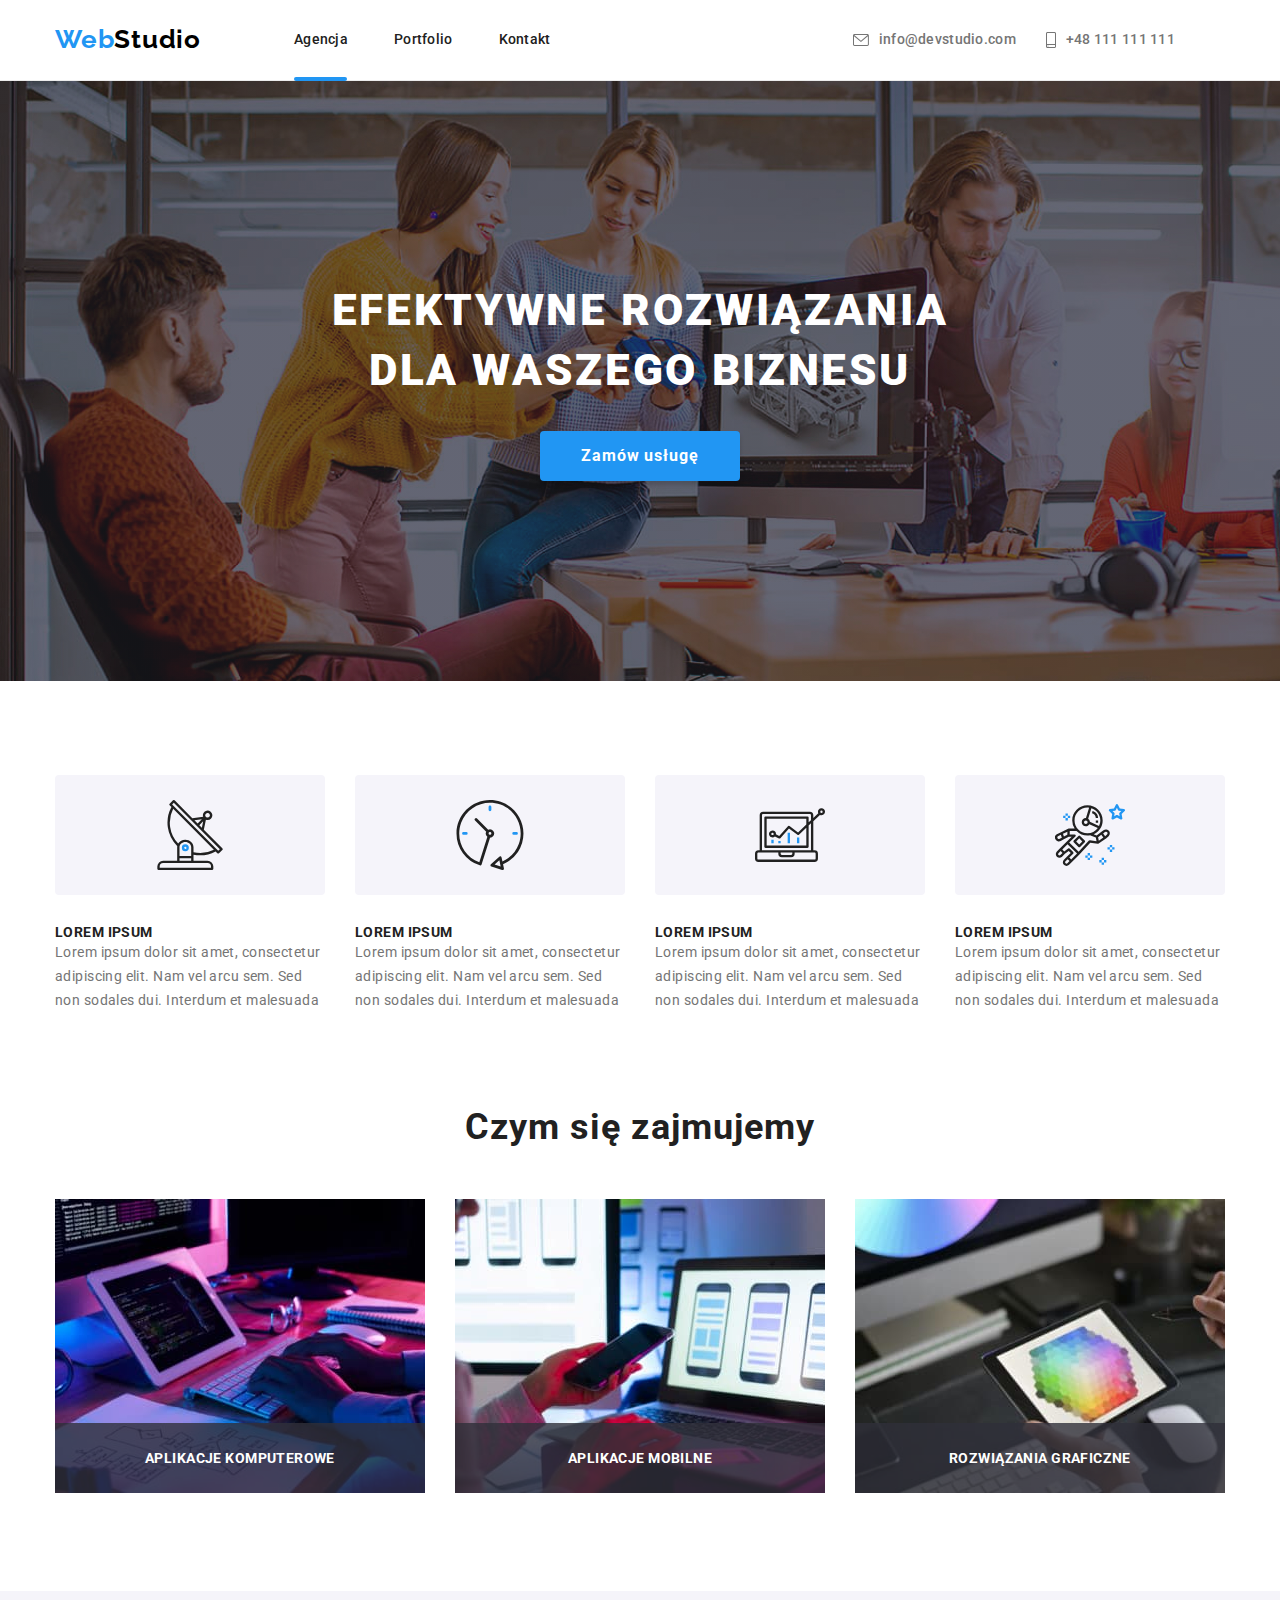
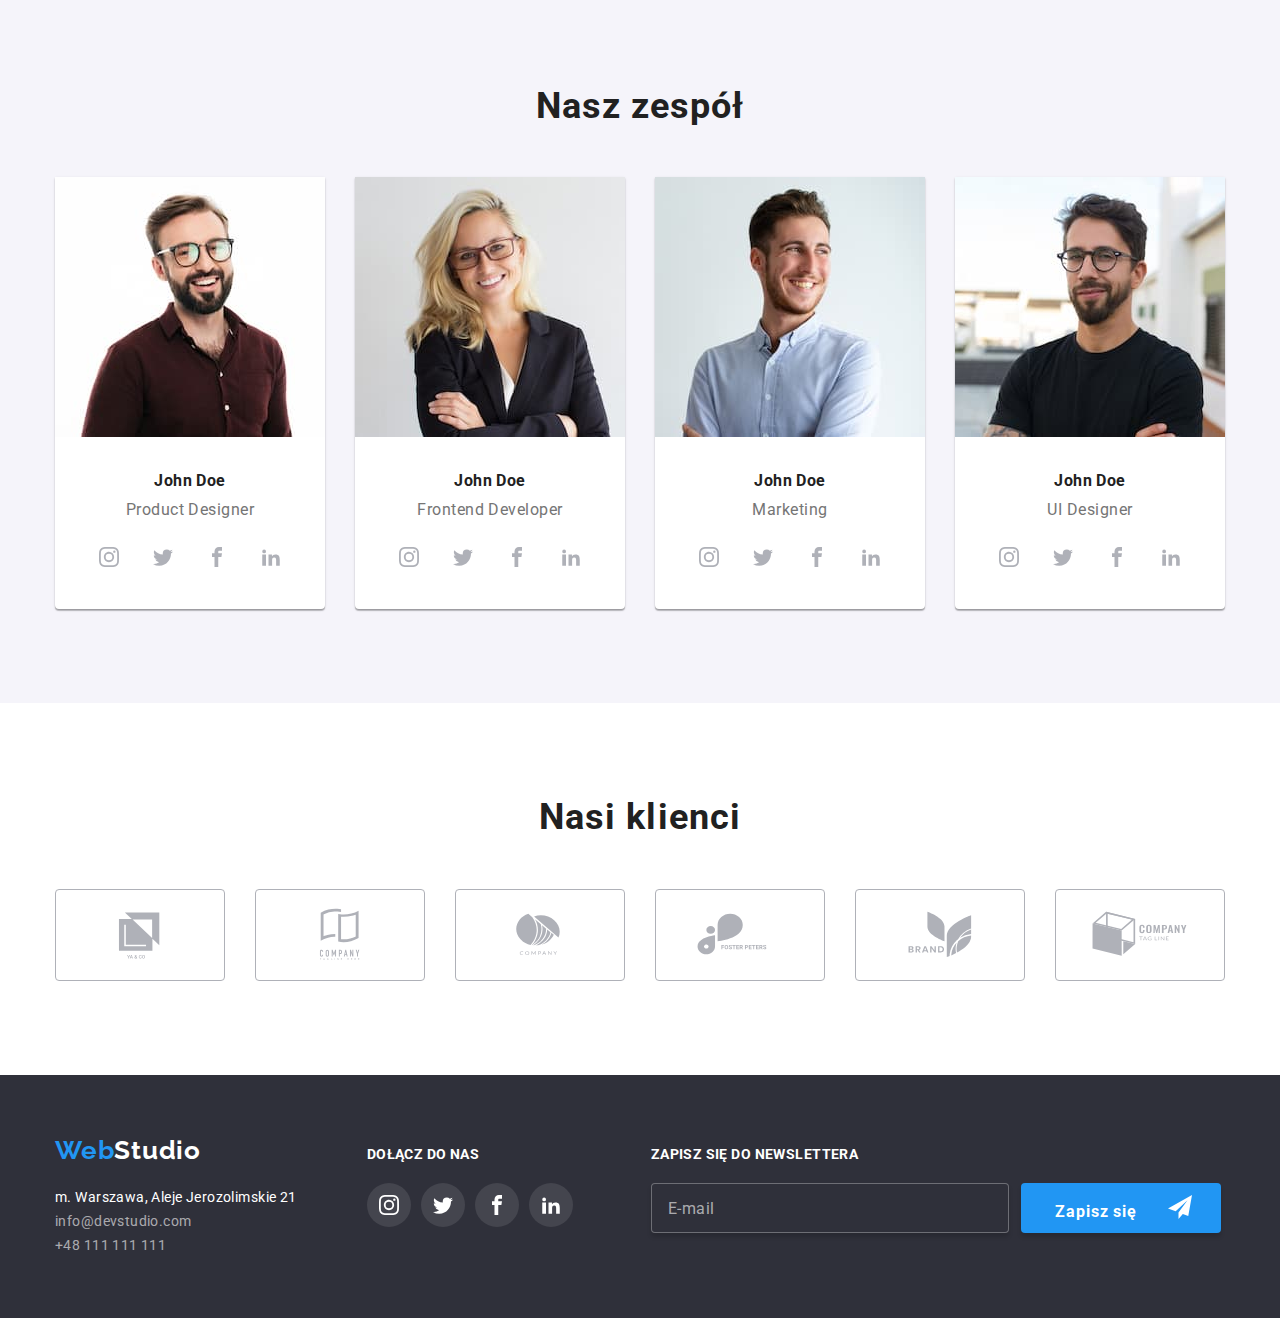
<file: index.html>
<!DOCTYPE html>
<html lang="pl">
    <head>
        <meta charset="UTF-8" />
        <link
            rel="stylesheet"
            href="https://cdnjs.cloudflare.com/ajax/libs/modern-normalize/1.0.0/modern-normalize.min.css"
        />
        <link rel="stylesheet" href="CSS/styles.css" />
        <title>WebStudio</title>
        <link rel="preconnect" href="https://fonts.googleapis.com" />
        <link rel="preconnect" href="https://fonts.gstatic.com" crossorigin />
        <link
            href="https://fonts.googleapis.com/css2?family=Raleway:wght@700&family=Roboto:wght@400;500;700;900&display=swap"
            rel="stylesheet"
        />
    </head>
    <body>
        <header class="header-border">
            <div class="container header-sidebar">
                <div class="header-styles">
                    <h2>
                        <a class="logo" href="index.html"
                            >Web<span class="logo-studio">Studio</span></a
                        >
                    </h2>
                </div>
                <div class="navi">
                    <nav class="navi-type">
                        <a href="index.html" class="navi-type-active"
                            >Agencja
                        </a>
                        <a href="portfolio.html">Portfolio</a>
                        <a href="Kontakt">Kontakt</a>
                    </nav>
                </div>
                <div class="contacts">
                    <a href="mailto:info@devstudio.com">
                        <svg width="16" height="12">
                            <use href="images/icons.svg#icon-envelope"></use>
                        </svg>
                        info@devstudio.com</a
                    >
                    <a href="tel:+48111111111"
                        ><svg width="10px" height="16">
                            <use
                                href="images/icons.svg#icon-smartphone"
                            ></use></svg
                        >+48 111 111 111</a
                    >
                </div>
            </div>
        </header>
        <main>
            <div class="banner">
                <div class="container">
                    <h1 class="banner-text">
                        EFEKTYWNE ROZWIĄZANIA DLA WASZEGO BIZNESU
                    </h1>
                    <button class="banner-button" type="button" data-modal-open>
                        Zamów usługę
                    </button>
                    <div class="backdrop is-hidden" data-modal>
                        <div class="modal">
                            <button
                                class="button-close"
                                type="button"
                                data-modal-close
                            >
                                x
                            </button>
                            <h3>Zostaw swoje dane w formularzu poniżej</h3>
                            <div class="modal-content">
                                <form
                                    class="modal-form"
                                    name="contakt-form"
                                    autocomplete="on"
                                >
                                    <label class="modal-form-box" for="name">
                                        <span>Imię</span>
                                        <svg
                                            class="modal-form-icon"
                                            width="18px"
                                            height="18px"
                                        >
                                            <use
                                                href="./images/icons.svg#icon-person-black-18dp-1"
                                            ></use>
                                        </svg>
                                        <input
                                            class="modal-form-input"
                                            type="text"
                                            name="client-name"
                                            required
                                        />
                                    </label>

                                    <label class="modal-form-box" for="name">
                                        <span>Telefon</span>
                                        <svg
                                            class="modal-form-icon"
                                            width="18px"
                                            height="18px"
                                        >
                                            <use
                                                href="./images/icons.svg#icon-phone-black-18dp-1"
                                            ></use>
                                        </svg>
                                        <input
                                            class="modal-form-input"
                                            type="text"
                                            name="client-name"
                                            required
                                        />
                                    </label>

                                    <label class="modal-form-box" for="name">
                                        <span>E-mail</span>
                                        <svg
                                            class="modal-form-icon"
                                            width="18px"
                                            height="18px"
                                        >
                                            <use
                                                href="./images/icons.svg#icon-email-black-18dp-1"
                                            ></use>
                                        </svg>
                                        <input
                                            class="modal-form-input"
                                            type="text"
                                            name="client-name"
                                            required
                                        />
                                    </label>

                                    <label class="modal-form-box" for="name">
                                        <span>Komentarz</span>
                                        <textarea
                                            class="modal-form-input-text"
                                            type="text"
                                            name="client-comment"
                                            placeholder="Wprowadź tekst"
                                        ></textarea>
                                    </label>
                                    <div class="modal-form-checkbox">
                                        <input
                                            id="checkbox-statute"
                                            type="checkbox"
                                            name="checkbox-accept"
                                            required
                                        />
                                        <label class="form-checkbox-text" for="checkbox-statute">
                                            <span>Oświadczam iż akceptuję
                                            <a class="modal-form-link" href="#">Regulamin</a> i
                                            <a class="modal-form-link" href="#"
                                                >Politykę Prywatności.</a
                                            ></span>
                                        </label>
                                    </div>
                                        <button
                                            class="modal-form-submit"
                                            type="submit"
                                        >
                                            Wyślij
                                        </button>
                                </form>
                            </div>
                        </div>
                    </div>
                </div>
            </div>
            <div class="container advantages">
                <ul class="section advantages-list">
                    <li>
                        <div>
                            <svg width="70" height="70">
                                <use
                                    href="images/icons.svg#icon-antenna-1"
                                ></use>
                            </svg>
                        </div>
                        <h4>LOREM IPSUM</h4>
                        <p>
                            Lorem ipsum dolor sit amet, consectetur adipiscing
                            elit. Nam vel arcu sem. Sed non sodales dui.
                            Interdum et malesuada
                        </p>
                    </li>
                    <li>
                        <div>
                            <svg width="70" height="70">
                                <use href="images/icons.svg#icon-clock-1"></use>
                            </svg>
                        </div>
                        <h4>LOREM IPSUM</h4>
                        <p>
                            Lorem ipsum dolor sit amet, consectetur adipiscing
                            elit. Nam vel arcu sem. Sed non sodales dui.
                            Interdum et malesuada
                        </p>
                    </li>
                    <li>
                        <div>
                            <svg width="70" height="70">
                                <use
                                    href="images/icons.svg#icon-diagram-1"
                                ></use>
                            </svg>
                        </div>
                        <h4>LOREM IPSUM</h4>
                        <p>
                            Lorem ipsum dolor sit amet, consectetur adipiscing
                            elit. Nam vel arcu sem. Sed non sodales dui.
                            Interdum et malesuada
                        </p>
                    </li>
                    <li>
                        <div>
                            <svg width="70" height="70">
                                <use
                                    href="images/icons.svg#icon-astronaut-1"
                                ></use>
                            </svg>
                        </div>
                        <h4>LOREM IPSUM</h4>
                        <p>
                            Lorem ipsum dolor sit amet, consectetur adipiscing
                            elit. Nam vel arcu sem. Sed non sodales dui.
                            Interdum et malesuada
                        </p>
                    </li>
                </ul>
            </div>
            <div class="container section what-we-do">
                <div>
                    <h2>Czym się zajmujemy</h2>
                </div>
                <ul>
                    <li>
                        <img
                            src="images/obraz1.jpg"
                            alt="computer aplications"
                            width="370"
                            height="294"
                        />
                        <div class="what-we-do-1">
                            <p>APLIKACJE KOMPUTEROWE</p>
                        </div>
                    </li>
                    <li>
                        <img
                            src="images/obraz2.jpg"
                            alt="smartfon aplications"
                            width="370"
                            height="294"
                        />
                        <div class="what-we-do-1">
                            <p>APLIKACJE MOBILNE</p>
                        </div>
                    </li>
                    <li>
                        <img
                            src="images/obraz3.jpg"
                            alt="color palette"
                            width="370"
                            height="294"
                        />
                        <div class="what-we-do-1">
                            <p>ROZWIĄZANIA GRAFICZNE</p>
                        </div>
                    </li>
                </ul>
            </div>
            <div class="our-team section">
                <div class="container">
                    <h2>Nasz zespół</h2>
                    <ul>
                        <li>
                            <figure class="our-team-worker">
                                <img
                                    src="images/zespol1.jpg"
                                    alt="Product Designer"
                                    width="270"
                                    height="260"
                                />
                                <figcaption>
                                    <h4 class="our-team-worker-name">
                                        John Doe
                                    </h4>
                                    <p class="our-team-worker-description">
                                        Product Designer
                                    </p>
                                    <ul class="our-team-icon">
                                        <li>
                                            <svg width="20" height="20">
                                                <use
                                                    href="images/icons.svg#icon-instagram"
                                                ></use>
                                            </svg>
                                        </li>
                                        <li>
                                            <svg width="20" height="20">
                                                <use
                                                    href="images/icons.svg#icon-twitter"
                                                ></use>
                                            </svg>
                                        </li>
                                        <li>
                                            <svg width="20" height="20">
                                                <use
                                                    href="images/icons.svg#icon-facebook"
                                                ></use>
                                            </svg>
                                        </li>
                                        <li>
                                            <svg width="20" height="20">
                                                <use
                                                    href="images/icons.svg#icon-linkedin2"
                                                ></use>
                                            </svg>
                                        </li>
                                    </ul>
                                </figcaption>
                            </figure>
                        </li>
                        <li>
                            <figure class="our-team-worker">
                                <img
                                    src="images/zespol2.jpg"
                                    alt="Frontend Developer"
                                    width="270"
                                    height="260"
                                />
                                <figcaption>
                                    <h4 class="our-team-worker-name">
                                        John Doe
                                    </h4>
                                    <p class="our-team-worker-description">
                                        Frontend Developer
                                    </p>
                                    <ul class="our-team-icon">
                                        <li>
                                            <svg width="20" height="20">
                                                <use
                                                    href="images/icons.svg#icon-instagram"
                                                ></use>
                                            </svg>
                                        </li>
                                        <li>
                                            <svg width="20" height="20">
                                                <use
                                                    href="images/icons.svg#icon-twitter"
                                                ></use>
                                            </svg>
                                        </li>
                                        <li>
                                            <svg width="20" height="20">
                                                <use
                                                    href="images/icons.svg#icon-facebook"
                                                ></use>
                                            </svg>
                                        </li>
                                        <li>
                                            <svg width="20" height="20">
                                                <use
                                                    href="images/icons.svg#icon-linkedin2"
                                                ></use>
                                            </svg>
                                        </li>
                                    </ul>
                                </figcaption>
                            </figure>
                        </li>
                        <li>
                            <figure class="our-team-worker">
                                <img
                                    src="images/zespol3.jpg"
                                    alt="Marketing"
                                    width="270"
                                    height="260"
                                />
                                <figcaption>
                                    <h4 class="our-team-worker-name">
                                        John Doe
                                    </h4>
                                    <p class="our-team-worker-description">
                                        Marketing
                                    </p>
                                    <ul class="our-team-icon">
                                        <li>
                                            <svg width="20" height="20">
                                                <use
                                                    href="images/icons.svg#icon-instagram"
                                                ></use>
                                            </svg>
                                        </li>
                                        <li>
                                            <svg width="20" height="20">
                                                <use
                                                    href="images/icons.svg#icon-twitter"
                                                ></use>
                                            </svg>
                                        </li>
                                        <li>
                                            <svg width="20" height="20">
                                                <use
                                                    href="images/icons.svg#icon-facebook"
                                                ></use>
                                            </svg>
                                        </li>
                                        <li>
                                            <svg width="20" height="20">
                                                <use
                                                    href="images/icons.svg#icon-linkedin2"
                                                ></use>
                                            </svg>
                                        </li>
                                    </ul>
                                </figcaption>
                            </figure>
                        </li>
                        <li>
                            <figure class="our-team-worker">
                                <img
                                    src="images/zespol4.jpg"
                                    alt="UI Designer"
                                    width="270"
                                    height="260"
                                />
                                <figcaption>
                                    <h4 class="our-team-worker-name">
                                        John Doe
                                    </h4>
                                    <p class="our-team-worker-description">
                                        UI Designer
                                    </p>
                                    <ul class="our-team-icon">
                                        <li>
                                            <svg width="20" height="20">
                                                <use
                                                    href="images/icons.svg#icon-instagram"
                                                ></use>
                                            </svg>
                                        </li>
                                        <li>
                                            <svg width="20" height="20">
                                                <use
                                                    href="images/icons.svg#icon-twitter"
                                                ></use>
                                            </svg>
                                        </li>
                                        <li>
                                            <svg width="20" height="20">
                                                <use
                                                    href="images/icons.svg#icon-facebook"
                                                ></use>
                                            </svg>
                                        </li>
                                        <li>
                                            <svg width="20" height="20">
                                                <use
                                                    href="images/icons.svg#icon-linkedin2"
                                                ></use>
                                            </svg>
                                        </li>
                                    </ul>
                                </figcaption>
                            </figure>
                        </li>
                    </ul>
                </div>
            </div>
            <div class="container section our-clients">
                <div>
                    <h2>Nasi klienci</h2>
                </div>
                <ul class="our-clients-list">
                    <li>
                        <svg widith="106" height="60.04">
                            <use href="images/icons.svg#icon-Logo5"></use>
                        </svg>
                    </li>
                    <li>
                        <svg widith="106" height="60.04">
                            <use href="images/icons.svg#icon-Logo4"></use>
                        </svg>
                    </li>
                    <li>
                        <svg widith="106" height="60.04">
                            <use href="images/icons.svg#icon-Logo3"></use>
                        </svg>
                    </li>
                    <li>
                        <svg widith="106" height="60.04">
                            <use href="images/icons.svg#icon-Logo2"></use>
                        </svg>
                    </li>
                    <li>
                        <svg widith="106" height="60.04">
                            <use href="images/icons.svg#icon-Logo1"></use>
                        </svg>
                    </li>
                    <li>
                        <svg widith="106" height="60.04">
                            <use href="images/icons.svg#icon-Logo"></use>
                        </svg>
                    </li>
                </ul>
            </div>
        </main>
        <footer class="footer">
            <div class="container footer-sidebar">
                <div class="footer-styles">
                    <a class="logo" href="index.html"
                        >Web<span class="logo-studio-footer">Studio</span></a
                    >
                    <address class="footer-address">
                        m. Warszawa, Aleje Jerozolimskie 21
                    </address>
                    <a
                        class="footer-address-link"
                        href="mailto:info@devstudio.com"
                        >info@devstudio.com</a
                    ><br />
                    <a class="footer-address-link" href="tel:+48111111111"
                        >+48 111 111 111</a
                    >
                </div>
                <div class="footer-join-us">
                    <h5>DOŁĄCZ DO NAS</h5>
                    <ul class="footer-join-us-icon">
                        <li>
                            <svg width="20" height="20">
                                <use
                                    href="images/icons.svg#icon-instagram"
                                ></use>
                            </svg>
                        </li>
                        <li>
                            <svg width="20" height="20">
                                <use href="images/icons.svg#icon-twitter"></use>
                            </svg>
                        </li>
                        <li>
                            <svg width="20" height="20">
                                <use
                                    href="images/icons.svg#icon-facebook"
                                ></use>
                            </svg>
                        </li>
                        <li>
                            <svg width="20" height="20">
                                <use
                                    href="images/icons.svg#icon-linkedin2"
                                ></use>
                            </svg>
                        </li>
                    </ul>
                </div>
                <div class="footer-form">
                    <form>
                        <label>
                            <h5>ZAPISZ SIĘ DO NEWSLETTERA</h5>
                            <input
                                type="email"
                                name="email-newsletter"
                                placeholder="E-mail"
                            />
                        </label>
                        <button class="newsletter-button" type="submit">
                            Zapisz się
                            <svg width="24px" height="24px">
                                <use
                                    href="images/icons.svg#icon-icon-send"
                                ></use>
                            </svg>
                        </button>
                    </form>
                </div>
            </div>
        </footer>
        <script src="./js/modal.js"></script>
    </body>
</html>
</file>
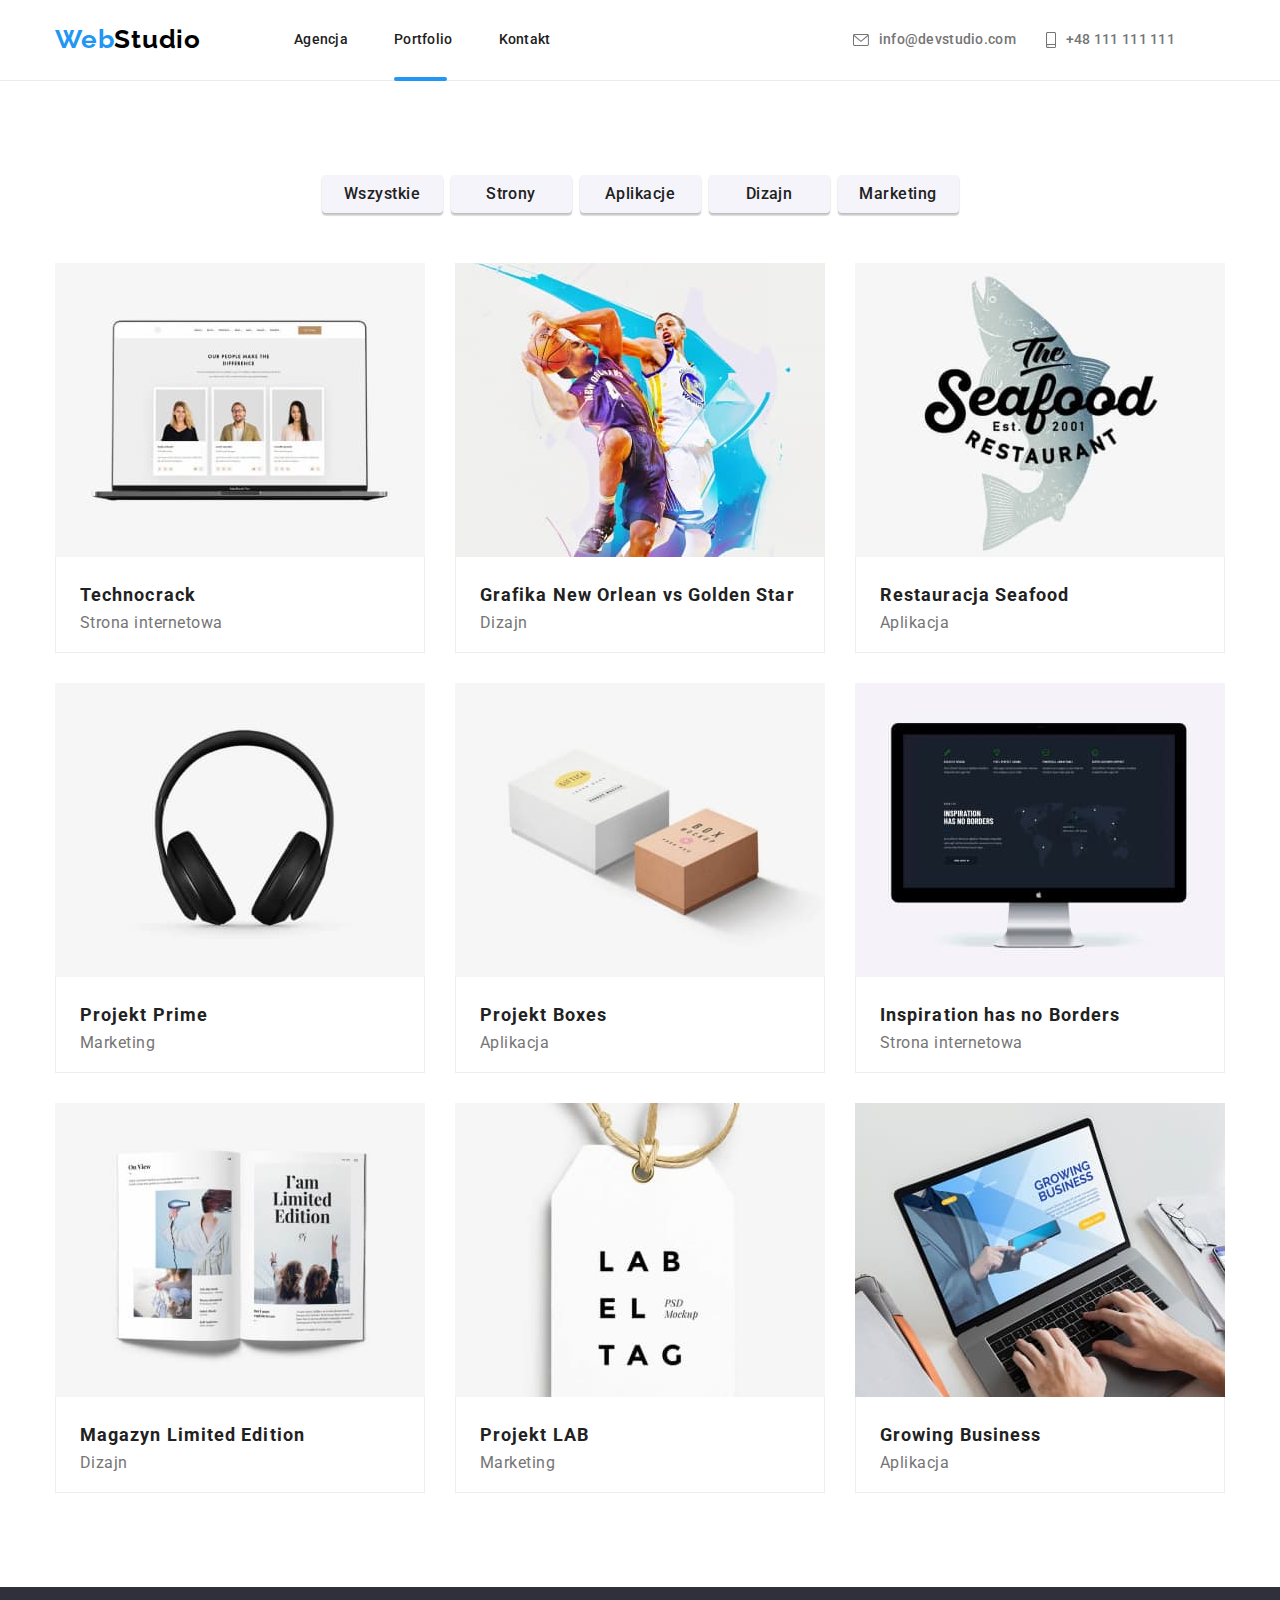
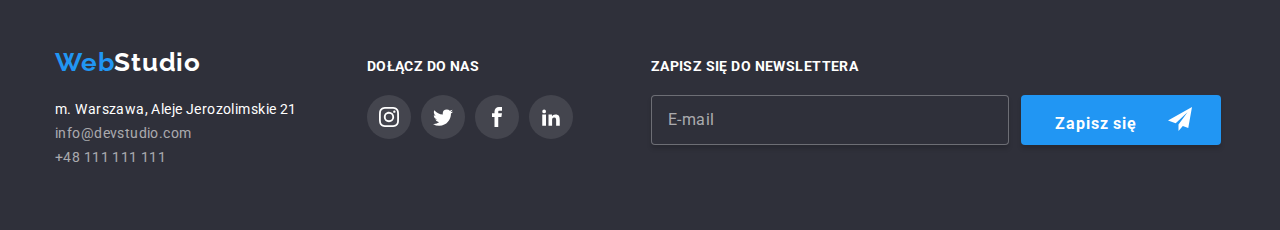
<file: portfolio.html>
<!DOCTYPE html>
<html lang="pl">
    <head>
        <meta charset="UTF-8" />
        <link
            rel="stylesheet"
            href="https://cdnjs.cloudflare.com/ajax/libs/modern-normalize/1.0.0/modern-normalize.min.css"
        />
        <link rel="stylesheet" href="CSS/styles.css" />
        <title>WebStudio</title>
        <link rel="preconnect" href="https://fonts.googleapis.com" />
        <link rel="preconnect" href="https://fonts.gstatic.com" crossorigin />
        <link
            href="https://fonts.googleapis.com/css2?family=Raleway:wght@700&family=Roboto:wght@400;500;700;900&display=swap"
            rel="stylesheet"
        />
    </head>
    <body>
        <header class="header-border">
            <div class="container header-sidebar">
                <div class="header-styles">
                    <h2>
                        <a class="logo" href="index.html"
                            >Web<span class="logo-studio">Studio</span></a
                        >
                    </h2>
                </div>
                <div class="navi">
                    <nav class="navi-type">
                        <a href="index.html">Agencja</a>
                        <a href="portfolio.html" class="navi-type-active"
                            >Portfolio</a
                        >
                        <a href="Kontakt">Kontakt</a>
                    </nav>
                </div>
                <div class="contacts">
                    <a href="mailto:info@devstudio.com">
                        <svg width="16" height="12">
                            <use href="images/icons.svg#icon-envelope"></use>
                        </svg>
                        info@devstudio.com</a
                    >
                    <a href="tel:+48111111111"
                        ><svg width="10px" height="16">
                            <use
                                href="images/icons.svg#icon-smartphone"
                            ></use></svg
                        >+48 111 111 111</a
                    >
                </div>
            </div>
        </header>
        <main>
            <div class="container section portfolio">
                <div class="portfolio-filters-buttons">
                    <button class="filters-buttons" type="button">
                        Wszystkie
                    </button>
                    <button class="filters-buttons" type="button">
                        Strony
                    </button>
                    <button class="filters-buttons" type="button">
                        Aplikacje
                    </button>
                    <button class="filters-buttons" type="button">
                        Dizajn
                    </button>
                    <button class="filters-buttons" type="button">
                        Marketing
                    </button>
                </div>
                <ul class="portfolio-project-list">
                    <li>
                        <figure class="portfolio-project">
                            <div>
                                <img
                                    src="images/technocrack.jpg"
                                    alt="Web page"
                                    width="370"
                                    height="294"
                                />
                                <p>
                                    Technocrack jest popularną platformą
                                    wykorzystywaną do rozpowszechniania
                                    koronawirusa. Firmy wykorzystują tę
                                    platformę do celów szpiegowskich i ataków na
                                    niezabezpieczone serwery konkurencji
                                </p>
                            </div>
                            <figcaption>
                                <h4 class="portfolio-project-name">
                                    Technocrack
                                </h4>
                                <p class="portfolio-project-description">
                                    Strona internetowa
                                </p>
                            </figcaption>
                        </figure>
                    </li>
                    <li>
                        <figure class="portfolio-project">
                            <div>
                                <img
                                    src="images/basketball.jpg"
                                    alt="Design"
                                    width="370"
                                    height="294"
                                />
                                <p>
                                    Technocrack jest popularną platformą
                                    wykorzystywaną do rozpowszechniania
                                    koronawirusa. Firmy wykorzystują tę
                                    platformę do celów szpiegowskich i ataków na
                                    niezabezpieczone serwery konkurencji
                                </p>
                            </div>
                            <figcaption>
                                <h4 class="portfolio-project-name">
                                    Grafika New Orlean vs Golden Star
                                </h4>
                                <p class="portfolio-project-description">
                                    Dizajn
                                </p>
                            </figcaption>
                        </figure>
                    </li>
                    <li>
                        <figure class="portfolio-project">
                            <div>
                                <img
                                    src="images/seafood.jpg"
                                    alt="App"
                                    width="370"
                                    height="294"
                                />
                                <p>
                                    Technocrack jest popularną platformą
                                    wykorzystywaną do rozpowszechniania
                                    koronawirusa. Firmy wykorzystują tę
                                    platformę do celów szpiegowskich i ataków na
                                    niezabezpieczone serwery konkurencji
                                </p>
                            </div>
                            <figcaption>
                                <h4 class="portfolio-project-name">
                                    Restauracja Seafood
                                </h4>
                                <p class="portfolio-project-description">
                                    Aplikacja
                                </p>
                            </figcaption>
                        </figure>
                    </li>
                    <li>
                        <figure class="portfolio-project">
                            <div>
                                <img
                                    src="images/phones.jpg"
                                    alt="Marketing"
                                    width="370"
                                    height="294"
                                />
                                <p>
                                    Technocrack jest popularną platformą
                                    wykorzystywaną do rozpowszechniania
                                    koronawirusa. Firmy wykorzystują tę
                                    platformę do celów szpiegowskich i ataków na
                                    niezabezpieczone serwery konkurencji
                                </p>
                            </div>
                            <figcaption>
                                <h4 class="portfolio-project-name">
                                    Projekt Prime
                                </h4>
                                <p class="portfolio-project-description">
                                    Marketing
                                </p>
                            </figcaption>
                        </figure>
                    </li>
                    <li>
                        <figure class="portfolio-project">
                            <div>
                                <img
                                    src="images/boxes.jpg"
                                    alt="App"
                                    width="370"
                                    height="294"
                                />
                                <p>
                                    Technocrack jest popularną platformą
                                    wykorzystywaną do rozpowszechniania
                                    koronawirusa. Firmy wykorzystują tę
                                    platformę do celów szpiegowskich i ataków na
                                    niezabezpieczone serwery konkurencji
                                </p>
                            </div>
                            <figcaption>
                                <h4 class="portfolio-project-name">
                                    Projekt Boxes
                                </h4>
                                <p class="portfolio-project-description">
                                    Aplikacja
                                </p>
                            </figcaption>
                        </figure>
                    </li>
                    <li>
                        <figure class="portfolio-project">
                            <div>
                                <img
                                    src="images/inspirations.jpg"
                                    alt="Web page"
                                    width="370"
                                    height="294"
                                />
                                <p>
                                    Technocrack jest popularną platformą
                                    wykorzystywaną do rozpowszechniania
                                    koronawirusa. Firmy wykorzystują tę
                                    platformę do celów szpiegowskich i ataków na
                                    niezabezpieczone serwery konkurencji
                                </p>
                            </div>
                            <figcaption>
                                <h4 class="portfolio-project-name">
                                    Inspiration has no Borders
                                </h4>
                                <p class="portfolio-project-description">
                                    Strona internetowa
                                </p>
                            </figcaption>
                        </figure>
                    </li>
                    <li>
                        <figure class="portfolio-project">
                            <div>
                                <img
                                    src="images/magazyn.jpg"
                                    alt="Design"
                                    width="370"
                                    height="294"
                                />
                                <p>
                                    Technocrack jest popularną platformą
                                    wykorzystywaną do rozpowszechniania
                                    koronawirusa. Firmy wykorzystują tę
                                    platformę do celów szpiegowskich i ataków na
                                    niezabezpieczone serwery konkurencji
                                </p>
                            </div>
                            <figcaption>
                                <h4 class="portfolio-project-name">
                                    Magazyn Limited Edition
                                </h4>
                                <p class="portfolio-project-description">
                                    Dizajn
                                </p>
                            </figcaption>
                        </figure>
                    </li>
                    <li>
                        <figure class="portfolio-project">
                            <div>
                                <img
                                    src="images/projectlab.jpg"
                                    alt="Marketing"
                                    width="370"
                                    height="294"
                                />
                                <p>
                                    Technocrack jest popularną platformą
                                    wykorzystywaną do rozpowszechniania
                                    koronawirusa. Firmy wykorzystują tę
                                    platformę do celów szpiegowskich i ataków na
                                    niezabezpieczone serwery konkurencji
                                </p>
                            </div>
                            <figcaption>
                                <h4 class="portfolio-project-name">
                                    Projekt LAB
                                </h4>
                                <p class="portfolio-project-description">
                                    Marketing
                                </p>
                            </figcaption>
                        </figure>
                    </li>
                    <li>
                        <figure class="portfolio-project">
                            <div>
                                <img
                                    src="images/growing.jpg"
                                    alt="App"
                                    width="370"
                                    height="294"
                                />
                                <p>
                                    Technocrack jest popularną platformą
                                    wykorzystywaną do rozpowszechniania
                                    koronawirusa. Firmy wykorzystują tę
                                    platformę do celów szpiegowskich i ataków na
                                    niezabezpieczone serwery konkurencji
                                </p>
                            </div>
                            <figcaption>
                                <h4 class="portfolio-project-name">
                                    Growing Business
                                </h4>
                                <p class="portfolio-project-description">
                                    Aplikacja
                                </p>
                            </figcaption>
                        </figure>
                    </li>
                </ul>
            </div>
        </main>
        <footer class="footer">
            <div class="container footer-sidebar">
                <div class="footer-styles">
                    <a class="logo" href="index.html"
                        >Web<span class="logo-studio-footer">Studio</span></a
                    >
                    <address class="footer-address">
                        m. Warszawa, Aleje Jerozolimskie 21
                    </address>
                    <a
                        class="footer-address-link"
                        href="mailto:info@devstudio.com"
                        >info@devstudio.com</a
                    ><br />
                    <a class="footer-address-link" href="tel:+48111111111"
                        >+48 111 111 111</a
                    >
                </div>
                <div class="footer-join-us">
                    <h5>DOŁĄCZ DO NAS</h5>
                    <ul class="footer-join-us-icon">
                        <li>
                            <svg width="20" height="20">
                                <use
                                    href="images/icons.svg#icon-instagram"
                                ></use>
                            </svg>
                        </li>
                        <li>
                            <svg width="20" height="20">
                                <use href="images/icons.svg#icon-twitter"></use>
                            </svg>
                        </li>
                        <li>
                            <svg width="20" height="20">
                                <use
                                    href="images/icons.svg#icon-facebook"
                                ></use>
                            </svg>
                        </li>
                        <li>
                            <svg width="20" height="20">
                                <use
                                    href="images/icons.svg#icon-linkedin2"
                                ></use>
                            </svg>
                        </li>
                    </ul>
                </div>
                <div class="footer-form">
                    <form>
                        <label>
                            <h5>ZAPISZ SIĘ DO NEWSLETTERA</h5>
                            <input
                                type="email"
                                name="email-newsletter"
                                placeholder="E-mail"
                            />
                        </label>
                        <button class="newsletter-button" type="submit">
                            Zapisz się
                            <svg width="24px" height="24px">
                                <use
                                    href="images/icons.svg#icon-icon-send"
                                ></use>
                            </svg>
                        </button>
                    </form>
                </div>
            </div>
        </footer>
    </body>
</html>
</file>
<file: CSS/styles.css>
:root {
    --main-color: #212121;
    --logo-color-first: #2196f3;
    --logo-color-second: #000000;
    --logo-color-third: #ffffff;
    --logo-client-color: #afb1b8;
    --description-color: #757575;
    --background-firs-color: #2f303a;
    --background-second-color: #f5f4fa;
    --background-third-color: #ffffff;
    --button: #2196f3;
    --button-text: #ffffff;
    --social-media-icon: #afb1b8;
}

*,
::before,
::after {
    box-sizing: border-box;
    margin: 0;
    padding: 0;
}

.section {
    padding-top: 94px;
    padding-bottom: 94px;
}

body {
    font-family: "Roboto", "Raleway", sans-serif;
    color: #000000;
    max-width: 1600px;
    margin-left: auto;
    margin-right: auto;
}

.container {
    max-width: 1200px;
    margin: auto;
    padding-left: 15px;
    padding-right: 15px;
}

/* header */

.header-border {
    border-bottom: 1px solid #ececec;
}

.header-sidebar {
    display: flex;
    align-items: center;
    height: 80px;
}

.header-styles {
    display: flex;
    justify-content: space-between;
    align-items: center;
}

.header-styles a {
    text-decoration: none;
    display: block;
    margin: 24px 93px 25px 0px;
}

.logo {
    text-decoration: none;
    color: var(--logo-color-first);
    font-family: "Raleway", sans-serif;
    font-size: 26px;
    font-weight: 700;
    line-height: 1.1923;
    letter-spacing: 0.03em;
}

.logo-studio {
    color: var(--logo-color-second);
}

.navi-type {
    display: flex;
    justify-content: space-between;
    flex-direction: row;
}

.navi-type a {
    text-decoration: none;
    color: var(--main-color);
    font-size: 14px;
    font-weight: 500;
    line-height: 1.38;
    letter-spacing: 0.02em;
    display: inline-block;
    margin-right: 46px;
    margin-left: 0;
    position: relative;
}

.navi-type a:hover,
.navi-type a:focus {
    color: #2196f3;
}

.navi-type-active::after {
    content: "";
    position: absolute;
    width: 53px;
    height: 4px;
    left: 0;
    top: 47px;
    background-color: #2196f3;
    border-radius: 2px;
}

.contacts {
    display: flex;
    justify-content: center;
    align-items: center;
    margin-right: 50px;
    margin-left: auto;
    gap: 30px;
    color: var(--description-color);
    fill: var(--description-color);
}

.contacts a {
    text-decoration: none;
    display: flex;
    align-items: center;
    gap: 10px;
    color: var(--description-color);
    font-size: 14px;
    font-weight: 500;
    line-height: 1.38;
    letter-spacing: 0.02em;
}

.contacts a:hover,
.contacts a:focus {
    color: #2196f3;
    fill: #2196f3;
}

/* main styles */

.banner {
    background-image: linear-gradient(
            rgba(47, 48, 58, 0.4),
            rgba(47, 48, 58, 0.4)
        ),
        url(../images/banner-image.jpg);
    background-color: var(--background-firs-color);
    background-size: cover;
    background-repeat: no-repeat;
    max-width: 1600px;
    max-height: 600px;
    padding-top: 200px;
    padding-bottom: 200px;
}

.banner-text {
    text-decoration: none;
    color: #ffffff;
    width: 696px;
    height: 120px;
    font-size: 44px;
    font-weight: 900;
    line-height: 1.36;
    text-align: center;
    letter-spacing: 0.06em;
    margin: auto;
}

.banner-button {
    background-color: var(--button);
    color: var(--button-text);
    width: 200px;
    height: 50px;
    font-size: 16px;
    font-weight: 700;
    line-height: 1.88;
    text-align: center;
    letter-spacing: 0.06em;
    cursor: pointer;
    border: none;
    margin-top: 30px;
    box-shadow: 0px 4px 4px rgba(0, 0, 0, 0.15);
    border-radius: 4px;
    display: block;
    margin: 30px auto;
}

.advantages {
    padding-top: 0px;
    padding-bottom: 0px;
}

.advantages-list {
    list-style: none;
    display: flex;
    gap: 30px;
}

.advantages-list div {
    display: flex;
    width: 270px;
    height: 120px;
    justify-content: center;
    align-items: center;
    background: #f5f4fa;
    margin-bottom: 30px;
    border-radius: 4px;
}

.advantages-list h4 {
    font-size: 14px;
    font-weight: 700;
    color: var(--main-color);
    line-height: 1.14;
    letter-spacing: 0.03em;
    text-transform: uppercase;
}

.advantages-list p {
    font-size: 14px;
    color: var(--description-color);
    line-height: 1.71;
    letter-spacing: 0.03em;
}

.what-we-do {
    padding-top: 0px;
    padding-bottom: 94px;
}

.what-we-do h2 {
    font-size: 36px;
    font-weight: 700;
    color: var(--main-color);
    line-height: 1.16;
    letter-spacing: 0.03em;
    text-align: center;
    padding-bottom: 50px;
}

.what-we-do ul {
    list-style-type: none;
    display: flex;
    gap: 30px;
}

.what-we-do li {
    position: relative;
}

.what-we-do-1 {
    position: absolute;
    background-color: rgba(47, 48, 58, 0.8);
    width: 100%;
    top: 224px;
    z-index: 1;
}

.what-we-do-1 p {
    font-style: normal;
    font-weight: 700;
    font-size: 14px;
    line-height: 16px;
    text-align: center;
    letter-spacing: 0.03em;
    text-transform: uppercase;
    color: #ffffff;
    padding-top: 27px;
    padding-bottom: 27px;
}

.our-team {
    background-color: var(--background-second-color);
}

.our-team h2 {
    font-size: 36px;
    font-weight: 700;
    color: var(--main-color);
    line-height: 1.17;
    letter-spacing: 0.03em;
    text-align: center;
    padding-bottom: 50px;
}

.our-team ul {
    list-style: none;
    display: flex;
    justify-content: center;
    gap: 30px;
}

.our-team-worker {
    background-color: var(--background-third-color);
    box-shadow: 0px 1px 3px rgba(0, 0, 0, 0.12), 0px 1px 1px rgba(0, 0, 0, 0.14),
        0px 2px 1px rgba(0, 0, 0, 0.2);
    border-radius: 0px 0px 4px 4px;
}

.our-team-worker-name {
    color: var(--main-color);
    font-size: 16px;
    line-height: 19px;
    line-height: 1.1875;
    letter-spacing: 0.03em;
    text-align: center;
    padding-top: 30px;
    padding-bottom: 10px;
}

.our-team figcaption > ul {
    display: flex;
    justify-content: center;
    padding-bottom: 30px;
    gap: 10px;
}

.our-team-icon li {
    width: 44px;
    height: 44px;
    border-radius: 50%;
    display: flex;
    justify-content: center;
    align-items: center;
    fill: var(--social-media-icon);
}

.our-team-icon li:hover,
.our-team-icon li:focus {
    background-color: #2196f3;
    fill: #ffffff;
    cursor: pointer;
}

.our-team-worker-description {
    font-size: 16px;
    color: var(--description-color);
    line-height: 1.1875;
    letter-spacing: 0.03em;
    text-align: center;
    padding-top: 0px;
    padding-bottom: 16px;
}

.our-clients h2 {
    font-size: 36px;
    font-weight: 700;
    color: var(--main-color);
    line-height: 1.16;
    letter-spacing: 0.03em;
    text-align: center;
    padding-bottom: 50px;
}

.our-clients-list {
    list-style: none;
    display: flex;
    justify-content: center;
    gap: 30px;
}

.our-clients-list li {
    width: 170px;
    height: 92px;
    display: flex;
    justify-content: center;
    align-items: center;
    border-radius: 4px;
    border: 1px solid var(--logo-client-color);
    fill: var(--logo-client-color);
}

.our-clients-list li:hover,
.our-clients-list li:active {
    border: 1px solid #2196f3;
    fill: #2196f3;
    cursor: pointer;
}

.our-clients-list li:focus,
.our-clients-list li:active {
    border: 1px solid #2196f3;
    fill: #2196f3;
    cursor: pointer;
}

/* footer styles */

.footer {
    background-color: var(--background-firs-color);
    padding-top: 60px;
    padding-bottom: 60px;
}

.footer-sidebar {
    display: flex;
}

.footer-styles {
    margin-right: 70px;
}

.footer-styles a {
    text-decoration: none;
    width: 145px;
    height: 31px;
}

.logo-studio-footer {
    color: var(--logo-color-third);
}

.footer-address {
    font-size: 14px;
    font-style: normal;
    color: #ffffff;
    line-height: 1.71;
    letter-spacing: 0.03em;
    vertical-align: top;
    margin-top: 20px;
}

.footer-address-link {
    text-decoration: none;
    font-size: 14px;
    font-style: normal;
    color: rgba(255, 255, 255, 0.6);
    line-height: 1.71;
    letter-spacing: 0.03em;
    vertical-align: top;
    margin-top: 20px;
}

.footer-address-link:hover,
.footer-address-link:focus {
    color: #2196f3;
}

.footer-join-us {
    padding-top: 12px;
    margin-right: 78px;
}

.footer-join-us-icon {
    display: flex;
    list-style: none;
    gap: 10px;
}

h5 {
    font-size: 14px;
    font-weight: 700;
    line-height: 1.14;
    letter-spacing: 0.03em;
    color: #ffffff;
    margin-bottom: 20px;
}

.footer-join-us-icon li {
    width: 44px;
    height: 44px;
    border-radius: 50%;
    background: rgba(255, 255, 255, 0.1);
    display: flex;
    justify-content: center;
    align-items: center;
    fill: var(--background-third-color);
}

.footer-join-us-icon li:hover,
.footer-join-us-icon li:focus {
    background-color: #2196f3;
    fill: #ffffff;
    cursor: pointer;
}

.footer-form form {
    display: flex;
    align-items: bottom;
}
.footer-form h5 {
    padding-top: 12px;
}

.footer-form input {
    width: 358px;
    height: 50px;
    margin-right: 12px;
    border: 1px solid rgba(255, 255, 255, 0.3);
    box-shadow: 0px 4px 4px rgba(0, 0, 0, 0.15);
    border-radius: 4px;
    background-color: var(--background-firs-color);
    color: #ffffff;
    padding: 15px 16px;
    transition: transform 250ms ease-in, box-shadow 250ms ease-in;
}

.footer-form input::placeholder {
    font-size: 16px;
    line-height: 20px;
    letter-spacing: 0.03em;
    color: rgba(255, 255, 255, 0.6);
}

.footer-form button {
    width: 200px;
    height: 50px;
    margin-top: 48px;
    padding: 13px 28px 5px 34px;
    background-color: var(--button);
    box-shadow: 0px 4px 4px rgba(0, 0, 0, 0.15);
    border-radius: 4px;
    border: none;
    font-weight: 700;
    font-size: 16px;
    line-height: 30px;
    letter-spacing: 0.06em;
    display: flex;
    align-items: center;
    color: #ffffff;
    cursor: pointer;
}

.footer-form button:active {
    box-shadow: 0px 4px 4px 0px rgba(0, 0, 0, 0.3) inset;
}

.footer-form svg {
    margin-left: 31px;
    margin-bottom: 10px;
}

/* portfolio styles*/

.portfolio {
    align-items: center;
}

.portfolio-filters-buttons {
    display: flex;
    justify-content: center;
    gap: 8px;
    padding-bottom: 50px;
}

.filters-buttons {
    border: none;
    background-color: var(--background-second-color);
    width: 121px;
    height: 38px;
    font-size: 16px;
    font-weight: 500;
    line-height: 1.625;
    text-align: center;
    letter-spacing: 0.03em;
    color: var(--main-color);
    cursor: pointer;
    box-shadow: 0px 3px 1px rgba(0, 0, 0, 0.1), 0px 1px 2px rgba(0, 0, 0, 0.08),
        0px 2px 2px rgba(0, 0, 0, 0.12);
    border-radius: 4px;
}

.filters-buttons:hover,
.filters-buttons:focus {
    color: var(--button-text);
    background-color: var(--button);
}

.portfolio-project-list {
    list-style: none;
    display: flex;
    flex-wrap: wrap;
    gap: 30px;
}

.portfolio-project-list figure {
    font-size: 0;
    transition-duration: 250ms;
    transition-timing-function: cubic-bezier(0.4, 0, 0.2, 1);
}

.portfolio-project-list figure:hover {
    box-shadow: 0px 1px 1px rgba(0, 0, 0, 0.12), 0px 4px 4px rgba(0, 0, 0, 0.06),
        1px 4px 6px rgba(0, 0, 0, 0.16);
    cursor: pointer;
}

.portfolio-project-list div {
    position: relative;
    overflow: hidden;
}

.portfolio-project-list div > p {
    position: absolute;
    top: 0;
    bottom: 0;
    right: 0;
    left: 0;
    background-color: rgba(33, 150, 243, 0.9);
    font-size: 18px;
    line-height: 28px;
    letter-spacing: 0.03em;
    color: #ffffff;
    padding: 49px 45px 49px 24px;
    transform: translateY(294px);
    transition: transform 250ms cubic-bezier(0.4, 0, 0.2, 1);
}

.portfolio-project-list figure:hover div > p {
    transform: translateY(0);
}

.portfolio-project-list figcaption {
    border-right: 1px solid #eeeeee;
    border-bottom: 1px solid #eeeeee;
    border-left: 1px solid #eeeeee;
    padding: 20px 24px;
}

.portfolio-project-name {
    font-size: 18px;
    font-weight: 700;
    color: var(--main-color);
    line-height: 2;
    letter-spacing: 0.06em;
}

.portfolio-project-list img {
    display: block;
}

.portfolio-project-description {
    font-size: 16px;
    color: var(--description-color);
    line-height: 1.1875;
    letter-spacing: 0.03em;
}

/* modal window */

.backdrop {
    position: fixed;
    width: 100%;
    height: 100%;
    left: 0;
    top: 0;
    background-color: rgba(0, 0, 0, 0.2);
    display: flex;
    align-items: center;
    justify-content: center;
    transition: transform 250ms linear, opacity 250ms linear, visilibity 250ms;
    z-index: 3;
}

.modal {
    position: absolute;
    width: 528px;
    height: 581px;
    background-color: var(--background-third-color);
    box-shadow: 0px 1px 3px rgba(0, 0, 0, 0.12), 0px 1px 1px rgba(0, 0, 0, 0.14),
        0px 2px 1px rgba(0, 0, 0, 0.2);
    border-radius: 4px;
    padding: 8px;
    transition: transform 250ms cubic-bezier(0.4, 0, 0.2, 1);
}

.button-close {
    position: absolute;
    width: 30px;
    height: 30px;
    left: 490px;
    background-color: var(--background-third-color);
    border: 1px solid rgba(0, 0, 0, 0.1);
    border-radius: 50%;
    display: block;
    cursor: pointer;
}

.button-close:hover {
    background-color: var(--button);
    color: var(--background-third-color);
}

.is-hidden {
    pointer-events: none;
    visibility: hidden;
    opacity: 0;
}

.is-hidden > .modal {
    transform: translateX(0);
}

h3 {
    width: 448px;
    height: 23px;
    margin-left: 32px;
    margin-top: 36px;
    margin-right: 32px;
    font-weight: 700;
    font-size: 20px;
    line-height: 23px;
    text-align: center;
    letter-spacing: 0.03em;
    color: #212121;
}

.modal-form {
    display: flex;
    flex-direction: column;
    padding: 12px 32px 0px 32px;
}

.modal-form-box {
    display: block;
    margin-bottom: 10px;
}

.modal-form-box span {
    padding-bottom: 4px;
    font-size: 12px;
    line-height: 14px;
    letter-spacing: 0.01em;
    color: #757575;
}

.modal-form-icon {
    position: absolute;
    top: 24px;
    left: 8px;
    transform: translate(25%, 25%);
}

.modal-form-input {
    display: block;
    width: 448px;
    height: 40px;
    box-sizing: border-box;
    border: 1px solid rgba(33, 33, 33, 0.2);
    border-radius: 4px;
    outline: none;
    margin-left: auto;
    margin-right: auto;
    padding: 12px 42px;
}

.modal-form label {
    position: relative;
    transition: fill 250ms cubic-bezier(0.4, 0, 0.2, 1);
}

.modal-form label:focus-within {
    fill: var(--button);
}

.modal-form-input:focus,
.modal-form-input-text:focus {
    border-color: var(--button);
}

.modal-form-input-text {
    display: block;
    resize: none;
    width: 448px;
    height: 120px;
    border: 1px solid rgba(33, 33, 33, 0.2);
    border-radius: 4px;
    outline: none;
    margin-left: auto;
    margin-right: auto;
    padding: 12px 16px;
}

.modal-form-checkbox {
    display: flex;
    margin-bottom: 30px;
    margin-top: 10px;
}

.modal-form-checkbox label {
    position: relative;
    transition: fill 250ms cubic-bezier(0.4, 0, 0.2, 1);
}

.form-checkbox-text {
    cursor: pointer;
}

.modal-form-link {
    color: var(--button);
}

.form-checkbox-text span::before {
    display: inline-block;
    vertical-align: middle;
    width: 16px;
    height: 16px;
    content: "";
    border: 2px solid hsla(0, 0%, 13%, 1);
    border-radius: 2px;
    margin-right: 8px;
    margin-left: 15px;
    transition: border 250ms cubic-bezier(0.4, 0, 0.2, 1);
}

.modal-form-checkbox input {
    appearance: none;
}

.modal-form-checkbox input:checked + .form-checkbox-text span::before {
    border: none;
    background-image: url(../images/icon-check.svg);
    filter: drop-shadow(0px 4px 4px rgba(0, 0, 0, 0.25));
}

.form-checkbox-text span {
    font-size: 14px;
    line-height: 24px;
    letter-spacing: 0.03em;
    color: #757575;
    padding: 0;
}

.modal-form-checkbox:hover .form-checkbox-text span::before {
    border-color: var(--button);
}

.modal-form button {
    display: block;
    margin-left: auto;
    margin-right: auto;
    border: none;
    padding: 10px 76px;
    background-color: #2196f3;
    border-radius: 4px;
    font-weight: 700;
    font-size: 16px;
    line-height: 30px;
    text-align: center;
    letter-spacing: 0.06em;
    color: #ffffff;
    transition: box-shadow 250ms cubic-bezier(0.4, 0, 0.2, 1);
}

.modal-form button:hover {
    cursor: pointer;
    box-shadow: 0px 4px 4px rgba(0, 0, 0, 0.15);
}

.modal-form button:active {
    box-shadow: 0px 4px 4px 0px rgba(0, 0, 0, 0.3) inset;
}
</file>
